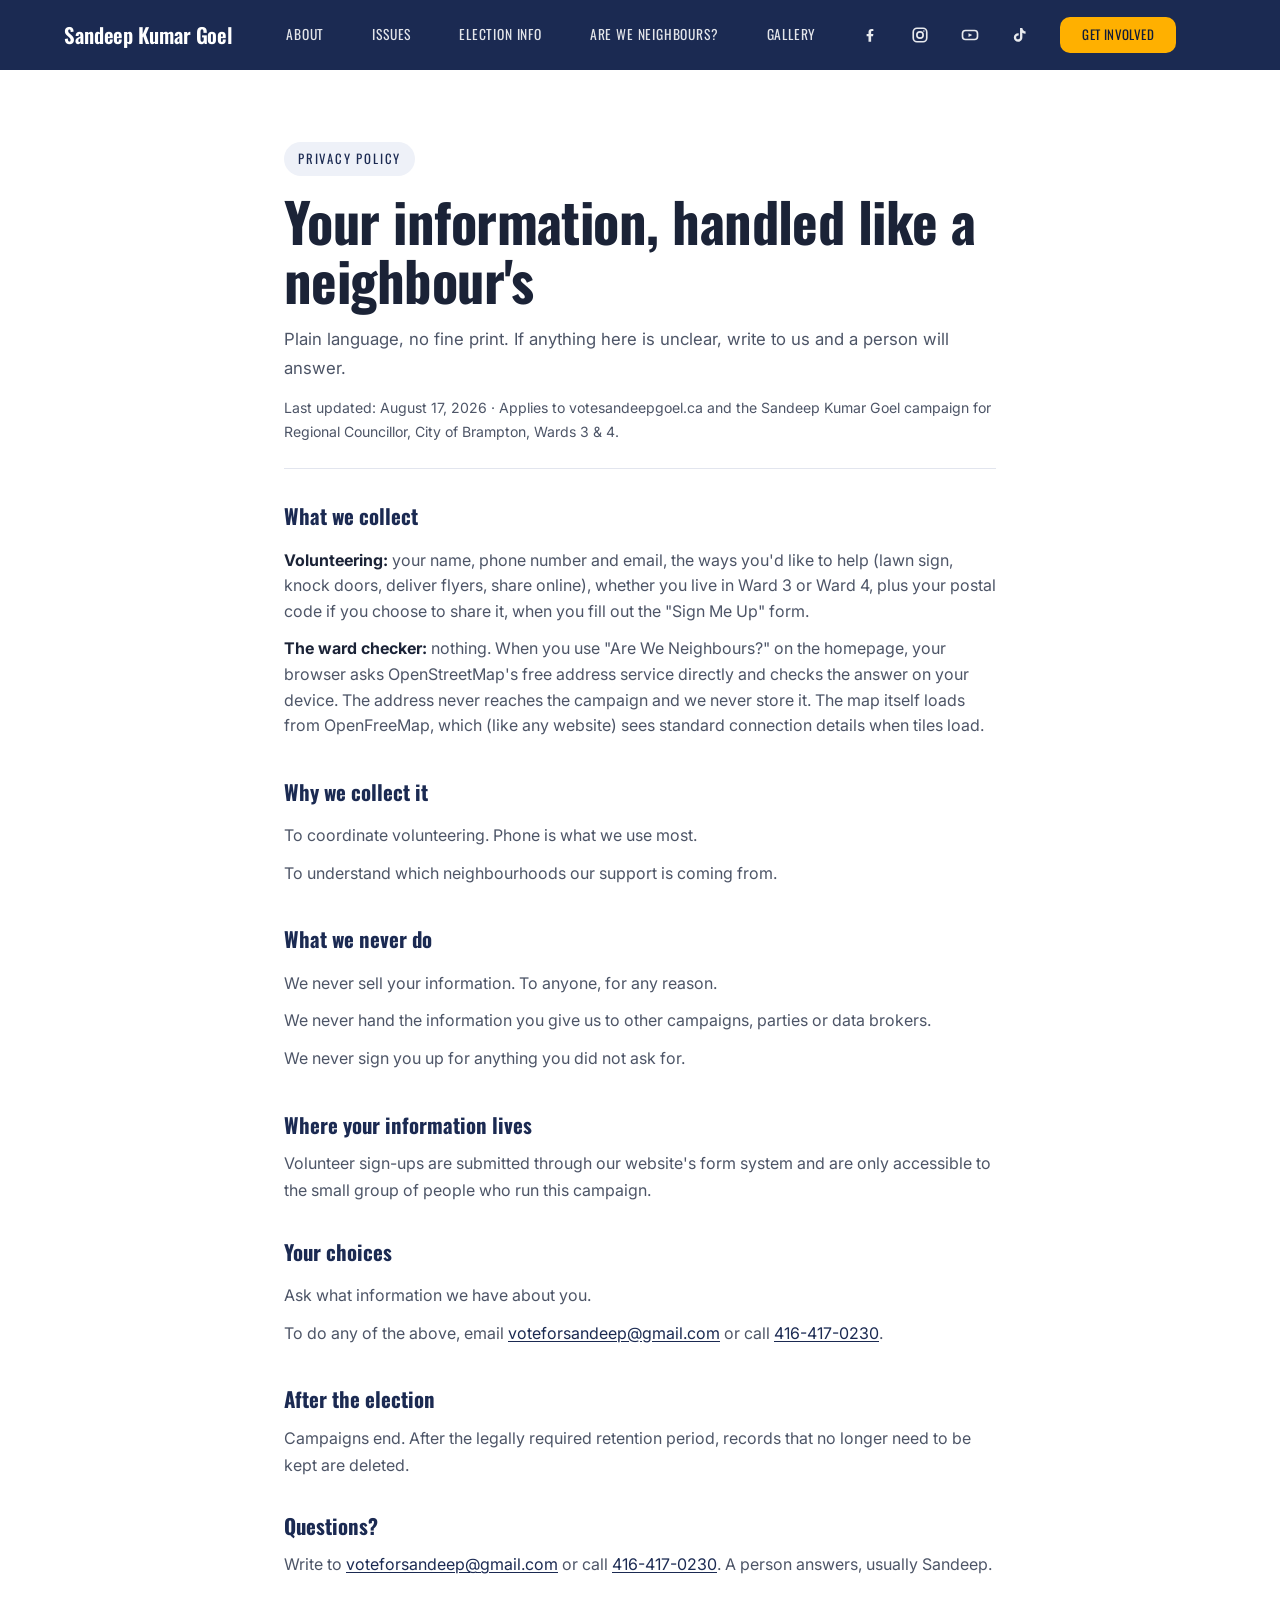
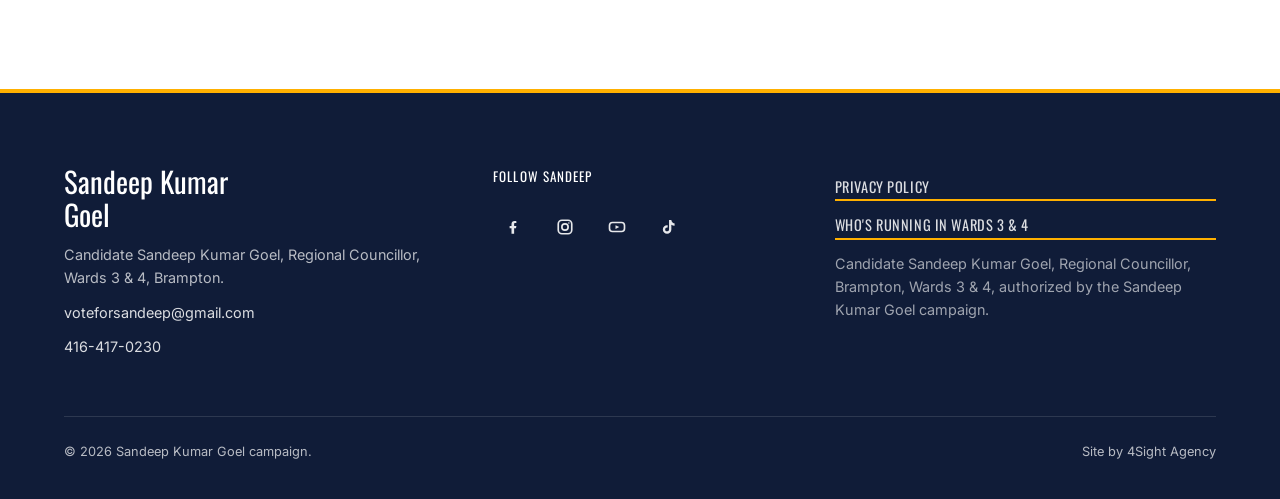
<file: privacy/index.html>
<!DOCTYPE html>
<html lang="en">
<head>
<meta http-equiv="Content-Type" content="text/html; charset=UTF-8">
<meta name="viewport" content="width=device-width, initial-scale=1.0, maximum-scale=1.0, user-scalable=no">
<title>Privacy Policy — Sandeep Kumar Goel, Candidate for Regional Councillor, Wards 3 & 4</title>
<meta name="description" content="How the Sandeep Kumar Goel campaign for Regional Councillor, City of Brampton, Wards 3 & 4, collects, uses and protects your information. Plain language, no fine print.">
<meta property="og:title" content="Privacy Policy — Sandeep Kumar Goel, Candidate for Regional Councillor, Wards 3 & 4">
<meta property="og:description" content="How the Sandeep Kumar Goel campaign for Regional Councillor, City of Brampton, Wards 3 & 4, collects, uses and protects your information. Plain language, no fine print.">
<meta property="og:type" content="website">
<meta property="og:url" content="https://votesandeepgoel.ca/privacy/">
<meta name="twitter:card" content="summary_large_image">
<meta name="twitter:title" content="Privacy Policy — Sandeep Kumar Goel, Candidate for Regional Councillor, Wards 3 & 4">
<meta name="twitter:description" content="How the Sandeep Kumar Goel campaign for Regional Councillor, City of Brampton, Wards 3 & 4, collects, uses and protects your information. Plain language, no fine print.">
<link rel="canonical" href="https://votesandeepgoel.ca/privacy/">
<link rel="icon" href="https://votesandeepgoel.ca/images/icons/favicon.svg" type="image/svg+xml">
<link rel="preconnect" href="https://fonts.googleapis.com/">
<link rel="preconnect" href="https://fonts.gstatic.com/" crossorigin="">
<link href="https://fonts.googleapis.com/css2?family=Inter:wght@400;500;600;700&family=Oswald:wght@500;600;700&display=swap" rel="stylesheet">
<link rel="stylesheet" href="/css/style.css">
</head>
<body>

<!-- ===================== NAV ===================== -->
<header class="site-nav" id="site-nav">
  <div class="container">
    <a href="/#top" class="nav-wordmark">Sandeep Kumar Goel</a>
    <nav class="nav-links" aria-label="Primary">
      <a href="/#about">About</a>
      <a href="/#issues">Issues</a>
      <a href="/#election-info">Election Info</a>
      <a href="/#ward-map-section">Are We Neighbours?</a>
      <a href="/#gallery">Gallery</a>
      <div class="header-social" aria-label="Social media">
        <span class="social-icon is-live"><a href="https://www.facebook.com/p/Vote-Sandeep-Goel-61592562452549/" target="_blank" rel="noopener noreferrer" aria-label="Facebook"><svg viewBox="0 0 24 24" width="16" height="16" fill="currentColor" stroke="none"><path d="M13.5 21v-7.5H16l.5-3H13.5V8.2c0-.9.3-1.5 1.6-1.5H16.5V4.2C16.2 4.2 15.2 4 14 4c-2.4 0-4 1.5-4 4.1V10.5H7.5v3H10V21h3.5z"></path></svg></a></span>
        <span class="social-icon is-live"><a href="https://www.instagram.com/votesandeepgoel/" target="_blank" rel="noopener noreferrer" aria-label="Instagram"><svg viewBox="0 0 24 24" width="16" height="16" fill="none" stroke="currentColor" stroke-width="2.2"><rect x="3" y="3" width="18" height="18" rx="5"></rect><circle cx="12" cy="12" r="4.2"></circle><circle cx="17.2" cy="6.8" r="1" fill="currentColor" stroke="none"></circle></svg></a></span>
        <span class="social-icon is-live"><a href="https://youtube.com/shorts/lrbPKZw20E8?" target="_blank" rel="noopener noreferrer" aria-label="YouTube"><svg viewBox="0 0 24 24" width="16" height="16" fill="none" stroke="currentColor" stroke-width="2.2"><rect x="2" y="6" width="20" height="12" rx="4"></rect><path d="M10 9.5l5 2.5-5 2.5v-5z" fill="currentColor" stroke="none"></path></svg></a></span>
        <span class="social-icon is-live"><a href="https://www.tiktok.com/@sandeepbramp1" target="_blank" rel="noopener noreferrer" aria-label="TikTok"><svg viewBox="0 0 24 24" width="16" height="16" fill="currentColor" stroke="none"><path d="M16.6 5.82c-.9-.78-1.46-1.92-1.46-3.2h-3.09v12.68a2.59 2.59 0 0 1-2.59 2.5c-1.42 0-2.6-1.16-2.6-2.6 0-1.72 1.66-3.01 3.37-2.48V9.66c-3.45-.46-6.47 2.22-6.47 5.64 0 3.33 2.76 5.7 5.69 5.7 3.14 0 5.69-2.55 5.69-5.7V9.01a7.35 7.35 0 0 0 4.3 1.38V7.3s-1.88.09-3.24-1.48z"></path></svg></a></span>
      </div>
      <a href="/#involved" class="btn btn-primary nav-cta">Get Involved</a>
    </nav>
    <div class="nav-actions">
      <a href="/#involved" class="btn btn-primary nav-cta nav-cta-mobile">Get Involved</a>
      <button class="nav-toggle" id="nav-toggle" aria-label="Open menu" aria-expanded="false" aria-controls="mobile-menu">
        <svg viewBox="0 0 24 24" width="24" height="24" fill="none" stroke="currentColor" stroke-width="2" stroke-linecap="round"><path id="nav-toggle-icon" d="M4 7h16M4 12h16M4 17h16"></path></svg>
      </button>
    </div>
  </div>
</header>

<div class="mobile-menu" id="mobile-menu">
  <a href="/#about">About</a>
  <a href="/#issues">Issues</a>
  <a href="/#election-info">Election Info</a>
  <a href="/#ward-map-section">Are We Neighbours?</a>
  <a href="/#gallery">Gallery</a>
  <a href="/#involved" class="btn btn-primary nav-cta">Get Involved</a>
  <div class="header-social" aria-label="Social media">
    <span class="social-icon is-live"><a href="https://www.facebook.com/p/Vote-Sandeep-Goel-61592562452549/" target="_blank" rel="noopener noreferrer" aria-label="Facebook"><svg viewBox="0 0 24 24" width="16" height="16" fill="currentColor" stroke="none"><path d="M13.5 21v-7.5H16l.5-3H13.5V8.2c0-.9.3-1.5 1.6-1.5H16.5V4.2C16.2 4.2 15.2 4 14 4c-2.4 0-4 1.5-4 4.1V10.5H7.5v3H10V21h3.5z"></path></svg></a></span>
    <span class="social-icon is-live"><a href="https://www.instagram.com/votesandeepgoel/" target="_blank" rel="noopener noreferrer" aria-label="Instagram"><svg viewBox="0 0 24 24" width="16" height="16" fill="none" stroke="currentColor" stroke-width="2.2"><rect x="3" y="3" width="18" height="18" rx="5"></rect><circle cx="12" cy="12" r="4.2"></circle><circle cx="17.2" cy="6.8" r="1" fill="currentColor" stroke="none"></circle></svg></a></span>
    <span class="social-icon is-live"><a href="https://youtube.com/shorts/lrbPKZw20E8?" target="_blank" rel="noopener noreferrer" aria-label="YouTube"><svg viewBox="0 0 24 24" width="16" height="16" fill="none" stroke="currentColor" stroke-width="2.2"><rect x="2" y="6" width="20" height="12" rx="4"></rect><path d="M10 9.5l5 2.5-5 2.5v-5z" fill="currentColor" stroke="none"></path></svg></a></span>
    <span class="social-icon is-live"><a href="https://www.tiktok.com/@sandeepbramp1" target="_blank" rel="noopener noreferrer" aria-label="TikTok"><svg viewBox="0 0 24 24" width="16" height="16" fill="currentColor" stroke="none"><path d="M16.6 5.82c-.9-.78-1.46-1.92-1.46-3.2h-3.09v12.68a2.59 2.59 0 0 1-2.59 2.5c-1.42 0-2.6-1.16-2.6-2.6 0-1.72 1.66-3.01 3.37-2.48V9.66c-3.45-.46-6.47 2.22-6.47 5.64 0 3.33 2.76 5.7 5.69 5.7 3.14 0 5.69-2.55 5.69-5.7V9.01a7.35 7.35 0 0 0 4.3 1.38V7.3s-1.88.09-3.24-1.48z"></path></svg></a></span>
  </div>
</div>

<!-- ===================== PRIVACY CONTENT ===================== -->
<main id="top">
  <section class="legal-page">
    <div class="container legal-content">
      <span class="eyebrow">Privacy Policy</span>
      <h1>Your information, handled like a neighbour's</h1>
      <p class="legal-intro">Plain language, no fine print. If anything here is unclear, write to us and a person will answer.</p>

      <p class="legal-meta">Last updated: August 17, 2026 · Applies to votesandeepgoel.ca and the Sandeep Kumar Goel campaign for Regional Councillor, City of Brampton, Wards 3 &amp; 4.</p>

      <h2>What we collect</h2>
      <ul>
        <li><strong>Volunteering:</strong> your name, phone number and email, the ways you'd like to help (lawn sign, knock doors, deliver flyers, share online), whether you live in Ward 3 or Ward 4, plus your postal code if you choose to share it, when you fill out the "Sign Me Up" form.</li>
        <li><strong>The ward checker:</strong> nothing. When you use "Are We Neighbours?" on the homepage, your browser asks OpenStreetMap's free address service directly and checks the answer on your device. The address never reaches the campaign and we never store it. The map itself loads from OpenFreeMap, which (like any website) sees standard connection details when tiles load.</li>
      </ul>

      <h2>Why we collect it</h2>
      <ul>
        <li>To coordinate volunteering. Phone is what we use most.</li>
        <li>To understand which neighbourhoods our support is coming from.</li>
      </ul>

      <h2>What we never do</h2>
      <ul>
        <li>We never sell your information. To anyone, for any reason.</li>
        <li>We never hand the information you give us to other campaigns, parties or data brokers.</li>
        <li>We never sign you up for anything you did not ask for.</li>
      </ul>

      <h2>Where your information lives</h2>
      <p>Volunteer sign-ups are submitted through our website's form system and are only accessible to the small group of people who run this campaign.</p>

      <h2>Your choices</h2>
      <ul>
        <li>Ask what information we have about you.</li>
        <li>To do any of the above, email <a href="mailto:voteforsandeep@gmail.com">voteforsandeep@gmail.com</a> or call <a href="tel:4164170230">416-417-0230</a>.</li>
      </ul>

      <h2>After the election</h2>
      <p>Campaigns end. After the legally required retention period, records that no longer need to be kept are deleted.</p>

      <h2>Questions?</h2>
      <p>Write to <a href="mailto:voteforsandeep@gmail.com">voteforsandeep@gmail.com</a> or call <a href="tel:4164170230">416-417-0230</a>. A person answers, usually Sandeep.</p>
    </div>
  </section>
</main>

<!-- ===================== FOOTER ===================== -->
<footer class="site-footer">
  <div class="footer-accent-bar"></div>
  <div class="container">
    <div class="footer-grid">
      <div class="footer-col">
        <div class="footer-wordmark">Sandeep Kumar<br>Goel</div>
        <p>Candidate Sandeep Kumar Goel, Regional Councillor, Wards 3 &amp; 4, Brampton.</p>
        <a href="mailto:voteforsandeep@gmail.com">voteforsandeep@gmail.com</a>
        <a href="tel:4164170230">416-417-0230</a>
      </div>

      <div class="footer-col footer-col-center">
        <span class="footer-col-label">Follow Sandeep</span>
        <div class="footer-social-row">
          <span class="social-icon is-live"><a href="https://www.facebook.com/p/Vote-Sandeep-Goel-61592562452549/" target="_blank" rel="noopener noreferrer" aria-label="Facebook"><svg viewBox="0 0 24 24" width="18" height="18" fill="currentColor" stroke="none"><path d="M13.5 21v-7.5H16l.5-3H13.5V8.2c0-.9.3-1.5 1.6-1.5H16.5V4.2C16.2 4.2 15.2 4 14 4c-2.4 0-4 1.5-4 4.1V10.5H7.5v3H10V21h3.5z"></path></svg></a></span>
          <span class="social-icon is-live"><a href="https://www.instagram.com/votesandeepgoel/" target="_blank" rel="noopener noreferrer" aria-label="Instagram"><svg viewBox="0 0 24 24" width="18" height="18" fill="none" stroke="currentColor" stroke-width="2.2"><rect x="3" y="3" width="18" height="18" rx="5"></rect><circle cx="12" cy="12" r="4.2"></circle><circle cx="17.2" cy="6.8" r="1" fill="currentColor" stroke="none"></circle></svg></a></span>
          <span class="social-icon is-live"><a href="https://youtube.com/shorts/lrbPKZw20E8?" target="_blank" rel="noopener noreferrer" aria-label="YouTube"><svg viewBox="0 0 24 24" width="18" height="18" fill="none" stroke="currentColor" stroke-width="2.2"><rect x="2" y="6" width="20" height="12" rx="4"></rect><path d="M10 9.5l5 2.5-5 2.5v-5z" fill="currentColor" stroke="none"></path></svg></a></span>
          <span class="social-icon is-live"><a href="https://www.tiktok.com/@sandeepbramp1" target="_blank" rel="noopener noreferrer" aria-label="TikTok"><svg viewBox="0 0 24 24" width="18" height="18" fill="currentColor" stroke="none"><path d="M16.6 5.82c-.9-.78-1.46-1.92-1.46-3.2h-3.09v12.68a2.59 2.59 0 0 1-2.59 2.5c-1.42 0-2.6-1.16-2.6-2.6 0-1.72 1.66-3.01 3.37-2.48V9.66c-3.45-.46-6.47 2.22-6.47 5.64 0 3.33 2.76 5.7 5.69 5.7 3.14 0 5.69-2.55 5.69-5.7V9.01a7.35 7.35 0 0 0 4.3 1.38V7.3s-1.88.09-3.24-1.48z"></path></svg></a></span>
        </div>
      </div>

      <div class="footer-col footer-col-legal">
        <a href="/privacy/" class="footer-privacy">Privacy Policy</a>
        <a href="/wards-3-4-candidates/" class="footer-privacy">Who's Running in Wards 3 &amp; 4</a>
        <p>Candidate Sandeep Kumar Goel, Regional Councillor, Brampton, Wards 3 &amp; 4, authorized by the Sandeep Kumar Goel campaign.</p>
      </div>
    </div>

    <div class="footer-divider"></div>

    <div class="footer-bottom-row">
      <span>&copy; 2026 Sandeep Kumar Goel campaign.</span>
      <span>Site by <a href="https://www.4sight.agency/" target="_blank" rel="noopener noreferrer">4Sight Agency</a></span>
    </div>
  </div>
</footer>

<script src="/js/main.js"></script>
</body>
</html>
</file>
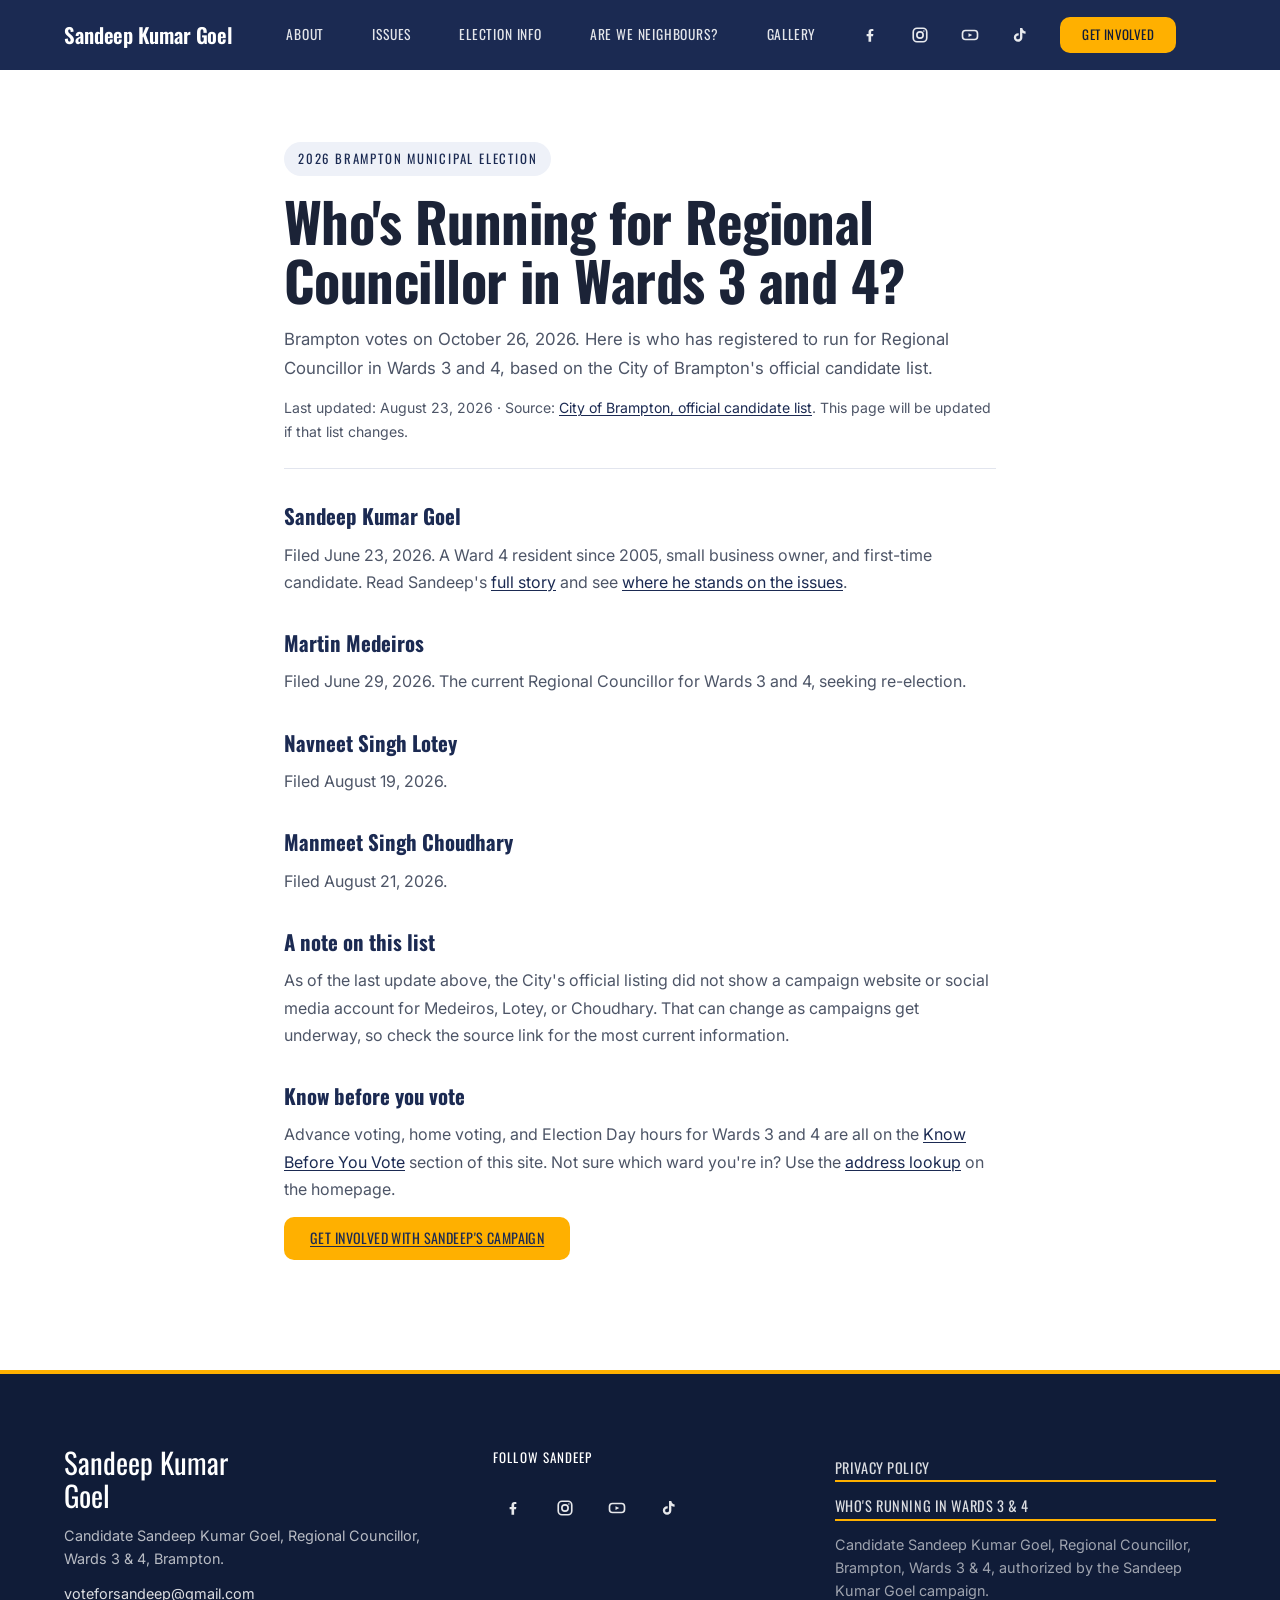
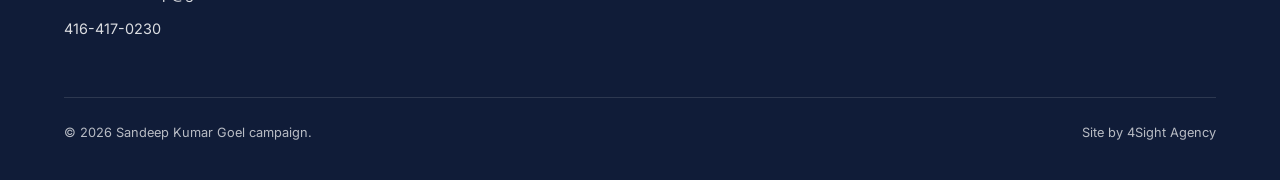
<file: wards-3-4-candidates/index.html>
<!DOCTYPE html>
<html lang="en">
<head>
<meta http-equiv="Content-Type" content="text/html; charset=UTF-8">
<meta name="viewport" content="width=device-width, initial-scale=1.0, maximum-scale=1.0, user-scalable=no">
<title>Wards 3 &amp; 4 Candidates — Brampton Regional Councillor 2026</title>
<meta name="description" content="See who's registered to run for Regional Councillor in Brampton Wards 3 &amp; 4 for the October 26, 2026 election, based on the City's official candidate list.">
<meta property="og:title" content="Wards 3 &amp; 4 Candidates — Brampton Regional Councillor 2026">
<meta property="og:description" content="See who's registered to run for Regional Councillor in Brampton Wards 3 &amp; 4 for the October 26, 2026 election, based on the City's official candidate list.">
<meta property="og:type" content="website">
<meta property="og:url" content="https://votesandeepgoel.ca/wards-3-4-candidates/">
<meta name="twitter:card" content="summary_large_image">
<meta name="twitter:title" content="Wards 3 &amp; 4 Candidates — Brampton Regional Councillor 2026">
<meta name="twitter:description" content="See who's registered to run for Regional Councillor in Brampton Wards 3 &amp; 4 for the October 26, 2026 election, based on the City's official candidate list.">
<link rel="canonical" href="https://votesandeepgoel.ca/wards-3-4-candidates/">
<link rel="icon" href="https://votesandeepgoel.ca/images/icons/favicon.svg" type="image/svg+xml">
<link rel="preconnect" href="https://fonts.googleapis.com/">
<link rel="preconnect" href="https://fonts.gstatic.com/" crossorigin="">
<link href="https://fonts.googleapis.com/css2?family=Inter:wght@400;500;600;700&family=Oswald:wght@500;600;700&display=swap" rel="stylesheet">
<link rel="stylesheet" href="/css/style.css">
</head>
<body>

<!-- ===================== NAV ===================== -->
<header class="site-nav" id="site-nav">
  <div class="container">
    <a href="/#top" class="nav-wordmark">Sandeep Kumar Goel</a>
    <nav class="nav-links" aria-label="Primary">
      <a href="/#about">About</a>
      <a href="/#issues">Issues</a>
      <a href="/#election-info">Election Info</a>
      <a href="/#ward-map-section">Are We Neighbours?</a>
      <a href="/#gallery">Gallery</a>
      <div class="header-social" aria-label="Social media">
        <span class="social-icon is-live"><a href="https://www.facebook.com/p/Vote-Sandeep-Goel-61592562452549/" target="_blank" rel="noopener noreferrer" aria-label="Facebook"><svg viewBox="0 0 24 24" width="16" height="16" fill="currentColor" stroke="none"><path d="M13.5 21v-7.5H16l.5-3H13.5V8.2c0-.9.3-1.5 1.6-1.5H16.5V4.2C16.2 4.2 15.2 4 14 4c-2.4 0-4 1.5-4 4.1V10.5H7.5v3H10V21h3.5z"></path></svg></a></span>
        <span class="social-icon is-live"><a href="https://www.instagram.com/votesandeepgoel/" target="_blank" rel="noopener noreferrer" aria-label="Instagram"><svg viewBox="0 0 24 24" width="16" height="16" fill="none" stroke="currentColor" stroke-width="2.2"><rect x="3" y="3" width="18" height="18" rx="5"></rect><circle cx="12" cy="12" r="4.2"></circle><circle cx="17.2" cy="6.8" r="1" fill="currentColor" stroke="none"></circle></svg></a></span>
        <span class="social-icon is-live"><a href="https://youtube.com/shorts/lrbPKZw20E8?" target="_blank" rel="noopener noreferrer" aria-label="YouTube"><svg viewBox="0 0 24 24" width="16" height="16" fill="none" stroke="currentColor" stroke-width="2.2"><rect x="2" y="6" width="20" height="12" rx="4"></rect><path d="M10 9.5l5 2.5-5 2.5v-5z" fill="currentColor" stroke="none"></path></svg></a></span>
        <span class="social-icon is-live"><a href="https://www.tiktok.com/@sandeepbramp1" target="_blank" rel="noopener noreferrer" aria-label="TikTok"><svg viewBox="0 0 24 24" width="16" height="16" fill="currentColor" stroke="none"><path d="M16.6 5.82c-.9-.78-1.46-1.92-1.46-3.2h-3.09v12.68a2.59 2.59 0 0 1-2.59 2.5c-1.42 0-2.6-1.16-2.6-2.6 0-1.72 1.66-3.01 3.37-2.48V9.66c-3.45-.46-6.47 2.22-6.47 5.64 0 3.33 2.76 5.7 5.69 5.7 3.14 0 5.69-2.55 5.69-5.7V9.01a7.35 7.35 0 0 0 4.3 1.38V7.3s-1.88.09-3.24-1.48z"></path></svg></a></span>
      </div>
      <a href="/#involved" class="btn btn-primary nav-cta">Get Involved</a>
    </nav>
    <div class="nav-actions">
      <a href="/#involved" class="btn btn-primary nav-cta nav-cta-mobile">Get Involved</a>
      <button class="nav-toggle" id="nav-toggle" aria-label="Open menu" aria-expanded="false" aria-controls="mobile-menu">
        <svg viewBox="0 0 24 24" width="24" height="24" fill="none" stroke="currentColor" stroke-width="2" stroke-linecap="round"><path id="nav-toggle-icon" d="M4 7h16M4 12h16M4 17h16"></path></svg>
      </button>
    </div>
  </div>
</header>

<div class="mobile-menu" id="mobile-menu">
  <a href="/#about">About</a>
  <a href="/#issues">Issues</a>
  <a href="/#election-info">Election Info</a>
  <a href="/#ward-map-section">Are We Neighbours?</a>
  <a href="/#gallery">Gallery</a>
  <a href="/#involved" class="btn btn-primary nav-cta">Get Involved</a>
  <div class="header-social" aria-label="Social media">
    <span class="social-icon is-live"><a href="https://www.facebook.com/p/Vote-Sandeep-Goel-61592562452549/" target="_blank" rel="noopener noreferrer" aria-label="Facebook"><svg viewBox="0 0 24 24" width="16" height="16" fill="currentColor" stroke="none"><path d="M13.5 21v-7.5H16l.5-3H13.5V8.2c0-.9.3-1.5 1.6-1.5H16.5V4.2C16.2 4.2 15.2 4 14 4c-2.4 0-4 1.5-4 4.1V10.5H7.5v3H10V21h3.5z"></path></svg></a></span>
    <span class="social-icon is-live"><a href="https://www.instagram.com/votesandeepgoel/" target="_blank" rel="noopener noreferrer" aria-label="Instagram"><svg viewBox="0 0 24 24" width="16" height="16" fill="none" stroke="currentColor" stroke-width="2.2"><rect x="3" y="3" width="18" height="18" rx="5"></rect><circle cx="12" cy="12" r="4.2"></circle><circle cx="17.2" cy="6.8" r="1" fill="currentColor" stroke="none"></circle></svg></a></span>
    <span class="social-icon is-live"><a href="https://youtube.com/shorts/lrbPKZw20E8?" target="_blank" rel="noopener noreferrer" aria-label="YouTube"><svg viewBox="0 0 24 24" width="16" height="16" fill="none" stroke="currentColor" stroke-width="2.2"><rect x="2" y="6" width="20" height="12" rx="4"></rect><path d="M10 9.5l5 2.5-5 2.5v-5z" fill="currentColor" stroke="none"></path></svg></a></span>
    <span class="social-icon is-live"><a href="https://www.tiktok.com/@sandeepbramp1" target="_blank" rel="noopener noreferrer" aria-label="TikTok"><svg viewBox="0 0 24 24" width="16" height="16" fill="currentColor" stroke="none"><path d="M16.6 5.82c-.9-.78-1.46-1.92-1.46-3.2h-3.09v12.68a2.59 2.59 0 0 1-2.59 2.5c-1.42 0-2.6-1.16-2.6-2.6 0-1.72 1.66-3.01 3.37-2.48V9.66c-3.45-.46-6.47 2.22-6.47 5.64 0 3.33 2.76 5.7 5.69 5.7 3.14 0 5.69-2.55 5.69-5.7V9.01a7.35 7.35 0 0 0 4.3 1.38V7.3s-1.88.09-3.24-1.48z"></path></svg></a></span>
  </div>
</div>

<!-- ===================== CANDIDATES CONTENT ===================== -->
<main id="top">
  <section class="legal-page">
    <div class="container legal-content">
      <span class="eyebrow">2026 Brampton Municipal Election</span>
      <h1>Who's Running for Regional Councillor in Wards 3 and 4?</h1>
      <p class="legal-intro">Brampton votes on October 26, 2026. Here is who has registered to run for Regional Councillor in Wards 3 and 4, based on the City of Brampton's official candidate list.</p>

      <p class="legal-meta">Last updated: August 23, 2026 · Source: <a href="https://www.brampton.ca/EN/City-Hall/Election/Candidates/Pages/candidateListing.aspx" target="_blank" rel="noopener noreferrer">City of Brampton, official candidate list</a>. This page will be updated if that list changes.</p>

      <h2>Sandeep Kumar Goel</h2>
      <p>Filed June 23, 2026. A Ward 4 resident since 2005, small business owner, and first-time candidate. Read Sandeep's <a href="/#about">full story</a> and see <a href="/#issues">where he stands on the issues</a>.</p>

      <h2>Martin Medeiros</h2>
      <p>Filed June 29, 2026. The current Regional Councillor for Wards 3 and 4, seeking re-election.</p>

      <h2>Navneet Singh Lotey</h2>
      <p>Filed August 19, 2026.</p>

      <h2>Manmeet Singh Choudhary</h2>
      <p>Filed August 21, 2026.</p>

      <h2>A note on this list</h2>
      <p>As of the last update above, the City's official listing did not show a campaign website or social media account for Medeiros, Lotey, or Choudhary. That can change as campaigns get underway, so check the source link for the most current information.</p>

      <h2>Know before you vote</h2>
      <p>Advance voting, home voting, and Election Day hours for Wards 3 and 4 are all on the <a href="/#election-info">Know Before You Vote</a> section of this site. Not sure which ward you're in? Use the <a href="/#ward-map-section">address lookup</a> on the homepage.</p>

      <p><a href="/#involved" class="btn btn-gold">Get involved with Sandeep's campaign</a></p>
    </div>
  </section>
</main>

<!-- ===================== FOOTER ===================== -->
<footer class="site-footer">
  <div class="footer-accent-bar"></div>
  <div class="container">
    <div class="footer-grid">
      <div class="footer-col">
        <div class="footer-wordmark">Sandeep Kumar<br>Goel</div>
        <p>Candidate Sandeep Kumar Goel, Regional Councillor, Wards 3 &amp; 4, Brampton.</p>
        <a href="mailto:voteforsandeep@gmail.com">voteforsandeep@gmail.com</a>
        <a href="tel:4164170230">416-417-0230</a>
      </div>

      <div class="footer-col footer-col-center">
        <span class="footer-col-label">Follow Sandeep</span>
        <div class="footer-social-row">
          <span class="social-icon is-live"><a href="https://www.facebook.com/p/Vote-Sandeep-Goel-61592562452549/" target="_blank" rel="noopener noreferrer" aria-label="Facebook"><svg viewBox="0 0 24 24" width="18" height="18" fill="currentColor" stroke="none"><path d="M13.5 21v-7.5H16l.5-3H13.5V8.2c0-.9.3-1.5 1.6-1.5H16.5V4.2C16.2 4.2 15.2 4 14 4c-2.4 0-4 1.5-4 4.1V10.5H7.5v3H10V21h3.5z"></path></svg></a></span>
          <span class="social-icon is-live"><a href="https://www.instagram.com/votesandeepgoel/" target="_blank" rel="noopener noreferrer" aria-label="Instagram"><svg viewBox="0 0 24 24" width="18" height="18" fill="none" stroke="currentColor" stroke-width="2.2"><rect x="3" y="3" width="18" height="18" rx="5"></rect><circle cx="12" cy="12" r="4.2"></circle><circle cx="17.2" cy="6.8" r="1" fill="currentColor" stroke="none"></circle></svg></a></span>
          <span class="social-icon is-live"><a href="https://youtube.com/shorts/lrbPKZw20E8?" target="_blank" rel="noopener noreferrer" aria-label="YouTube"><svg viewBox="0 0 24 24" width="18" height="18" fill="none" stroke="currentColor" stroke-width="2.2"><rect x="2" y="6" width="20" height="12" rx="4"></rect><path d="M10 9.5l5 2.5-5 2.5v-5z" fill="currentColor" stroke="none"></path></svg></a></span>
          <span class="social-icon is-live"><a href="https://www.tiktok.com/@sandeepbramp1" target="_blank" rel="noopener noreferrer" aria-label="TikTok"><svg viewBox="0 0 24 24" width="18" height="18" fill="currentColor" stroke="none"><path d="M16.6 5.82c-.9-.78-1.46-1.92-1.46-3.2h-3.09v12.68a2.59 2.59 0 0 1-2.59 2.5c-1.42 0-2.6-1.16-2.6-2.6 0-1.72 1.66-3.01 3.37-2.48V9.66c-3.45-.46-6.47 2.22-6.47 5.64 0 3.33 2.76 5.7 5.69 5.7 3.14 0 5.69-2.55 5.69-5.7V9.01a7.35 7.35 0 0 0 4.3 1.38V7.3s-1.88.09-3.24-1.48z"></path></svg></a></span>
        </div>
      </div>

      <div class="footer-col footer-col-legal">
        <a href="/privacy/" class="footer-privacy">Privacy Policy</a>
        <a href="/wards-3-4-candidates/" class="footer-privacy">Who's Running in Wards 3 &amp; 4</a>
        <p>Candidate Sandeep Kumar Goel, Regional Councillor, Brampton, Wards 3 &amp; 4, authorized by the Sandeep Kumar Goel campaign.</p>
      </div>
    </div>

    <div class="footer-divider"></div>

    <div class="footer-bottom-row">
      <span>© 2026 Sandeep Kumar Goel campaign.</span>
      <span>Site by <a href="https://www.4sight.agency/" target="_blank" rel="noopener noreferrer">4Sight Agency</a></span>
    </div>
  </div>
</footer>

</body>
</html>
</file>
<file: css/style.css>
/* ============================================================
   Sandeep Goel for Regional Councillor — Wards 3 & 4
   Brand tokens sourced from the campaign literature (navy/red/gold)
   ============================================================ */

:root {
  --navy: #1b2a52;
  --navy-deep: #101c38;
  --navy-tint: #eef1f8;
  --gold: #FFB000;
  --gold-deep: #CC8C00;
  --ward4-fill: #d9a8c4;
  --ward3-fill: #b7c3e3;
  --white: #ffffff;
  --ink: #1b2337;
  --ink-soft: #4d5567;
  --line: #e2e5ee;
  --surface: #f7f8fc;

  --font-display: "Oswald", "Arial Narrow", sans-serif;
  --font-body: "Inter", "Segoe UI", sans-serif;

  --shadow-sm: 0 1px 2px rgba(16, 28, 56, 0.08), 0 1px 1px rgba(16, 28, 56, 0.04);
  --shadow-md: 0 8px 24px rgba(16, 28, 56, 0.12), 0 2px 6px rgba(16, 28, 56, 0.08);
  --shadow-gold: 0 8px 20px rgba(212, 164, 18, 0.35);

  --radius-sm: 8px;
  --radius-md: 14px;
  --radius-lg: 24px;

  --space-1: 12px;
  --space-2: 24px;
  --space-3: 36px;
  --space-4: 48px;
  --space-5: 72px;
  --space-6: 96px;
  --space-7: 120px;

  --container: 1200px;
  --nav-h: 70px;
}

/* ---------- Reset ---------- */
*, *::before, *::after { box-sizing: border-box; }
html { scroll-behavior: smooth; scroll-padding-top: calc(var(--nav-h) + 16px); overflow-x: hidden; width: 100%; touch-action: manipulation; }
body {
  margin: 0;
  font-family: var(--font-body);
  color: var(--ink);
  background: var(--white);
  line-height: 1.7;
  -webkit-font-smoothing: antialiased;
}
img { max-width: 100%; display: block; }
a { color: inherit; text-decoration: none; }
ul, ol { margin: 0; padding: 0; list-style: none; }
button { font: inherit; cursor: pointer; }
h1, h2, h3, h4 {
  font-family: var(--font-display);
  text-transform: uppercase;
  letter-spacing: -0.01em;
  line-height: 1.08;
  margin: 0;
}
p { margin: 0; }
.container { max-width: var(--container); margin: 0 auto; padding: 0 var(--space-2); }
section { position: relative; }

@media (prefers-reduced-motion: no-preference) {
  .reveal { opacity: 0; transform: translateY(24px); transition: opacity 0.6s ease, transform 0.6s ease; }
  .reveal.is-visible { opacity: 1; transform: translateY(0); }
}

/* ---------- Buttons ---------- */
.btn {
  display: inline-flex;
  align-items: center;
  gap: 8px;
  padding: 11px 24px;
  border-radius: 10px;
  font-family: var(--font-display);
  font-size: 0.88rem;
  line-height: 1.2;
  letter-spacing: 0.03em;
  text-transform: uppercase;
  border: 2px solid transparent;
  box-shadow: none;
  white-space: nowrap;
  transition: transform 0.2s ease, background-color 0.2s ease, box-shadow 0.2s ease;
}
.btn:hover { transform: translateY(-3px); box-shadow: var(--shadow-md); }
.btn:active { transform: translateY(0); }
.btn:focus-visible { outline: 3px solid var(--gold); outline-offset: 2px; }
.btn-primary { background: var(--gold); color: var(--navy-deep); }
.btn-primary:hover { background: var(--gold-deep); box-shadow: var(--shadow-gold); }
.btn-outline { background: transparent; color: var(--white); border-color: rgba(255,255,255,0.7); }
.btn-outline:hover { background: rgba(255,255,255,0.12); border-color: var(--white); box-shadow: none; }
.btn-navy { background: var(--navy); color: var(--white); }
.btn-navy:hover { background: var(--navy-deep); }
.btn-gold { background: var(--gold); color: var(--navy-deep); }
.btn-gold:hover { background: var(--gold-deep); box-shadow: var(--shadow-gold); }
.btn-outline-gold { background: transparent; color: var(--gold); border-color: var(--gold); }
.btn-outline-gold:hover { background: var(--gold); color: var(--navy-deep); box-shadow: var(--shadow-gold); }
.btn-block { width: 100%; justify-content: center; }

/* ---------- Eyebrow / section headers ---------- */
.eyebrow {
  display: inline-block;
  font-family: var(--font-display);
  font-size: 0.8rem;
  letter-spacing: 0.14em;
  text-transform: uppercase;
  padding: 6px 14px;
  border-radius: 999px;
  background: var(--navy-tint);
  color: var(--navy);
}
.section-head { max-width: 760px; margin: 0 auto 56px; text-align: center; }
.section-head .eyebrow { margin-bottom: 14px; }
.section-head h2 { font-size: clamp(2.2rem, 5.5vw, 4.2rem); }
.section-head p { margin-top: 14px; color: var(--ink-soft); font-size: 1.05rem; }
.bar-navy { background: var(--navy); color: var(--white); }
.bar-navy .section-head p { color: rgba(255,255,255,0.78); }

.text-navy { color: var(--navy); }
.text-gold { color: var(--gold); }

/* ---------- Nav ---------- */
.site-nav {
  position: fixed;
  top: 0; left: 0; right: 0;
  height: var(--nav-h);
  z-index: 100;
  background: var(--navy);
  transition: box-shadow 0.3s ease;
}
.site-nav.is-scrolled {
  box-shadow: 0 2px 16px rgba(0,0,0,0.2);
}
.site-nav .container { height: 100%; display: flex; align-items: center; justify-content: space-between; }

.nav-wordmark {
  font-family: var(--font-display);
  font-size: clamp(0.92rem, 1.7vw, 1.3rem);
  font-weight: 600;
  letter-spacing: -0.005em;
  color: var(--white);
  text-transform: none;
  white-space: nowrap;
}

.header-social { display: flex; align-items: center; gap: 10px; flex-shrink: 0; }

/* Shared social icon component — ring-pop hover, used in header, mobile menu, and footer */
.social-icon {
  position: relative;
  display: flex; align-items: center; justify-content: center;
  width: 40px; height: 40px; border-radius: 50%;
  background: transparent;
  color: rgba(255,255,255,0.9);
  overflow: visible;
  transition: background-color 0.25s ease, color 0.25s ease;
}
.social-icon a { display: flex; align-items: center; justify-content: center; width: 100%; height: 100%; color: inherit; flex-shrink: 0; }
.social-icon svg, .social-icon img {
  width: 18px; height: 18px;
  display: block;
  flex-shrink: 0;
}
.social-icon::before {
  content: "";
  position: absolute; inset: -6px;
  border-radius: 50%;
  border: 1px solid rgba(255,255,255,0.35);
  opacity: 0;
  transform: scale(0.85);
  transition: opacity 0.25s ease, transform 0.25s ease;
  pointer-events: none;
}
.social-icon:hover, .social-icon:focus-visible { background-color: var(--navy); color: var(--white); }
.social-icon:hover::before, .social-icon:focus-visible::before { opacity: 1; transform: scale(1); }

.nav-links { display: flex; align-items: center; gap: 20px; }
.nav-links a:not(.nav-cta) {
  font-family: var(--font-display);
  font-size: 0.85rem;
  letter-spacing: 0.06em;
  text-transform: uppercase;
  color: rgba(255,255,255,0.88);
  padding: 8px 14px;
  border-radius: 10px;
  white-space: nowrap;
  transition: background-color 0.25s ease, color 0.25s ease;
}
.nav-links a:not(.nav-cta):hover, .nav-links a:not(.nav-cta):focus-visible { background-color: var(--white); color: var(--navy); }
/* Fixed header bar is height-constrained (--nav-h), so its CTA runs smaller than the hero's;
   scoped to .site-nav so the mobile-menu's Get Involved (same .nav-cta class) keeps the base .btn size */
.site-nav .nav-cta.btn { padding: 8px 20px; font-size: 13px; }
.nav-toggle {
  display: none;
  flex-shrink: 0;
  background: none; border: none; color: var(--white);
  width: 44px; height: 44px; min-width: 44px;
  border-radius: 8px;
  align-items: center; justify-content: center;
}
.nav-wordmark { flex-shrink: 0; }
.nav-toggle:focus-visible { outline: 2px solid var(--gold); }
.nav-actions { display: flex; align-items: center; gap: 10px; flex-shrink: 0; }
.nav-cta-mobile { display: none; }
@media (max-width: 720px) {
  .nav-cta-mobile { display: inline-flex; }
}
@media (max-width: 400px) {
  .site-nav .container { padding: 0 12px; }
  .nav-actions { gap: 6px; }
  .site-nav .nav-cta-mobile.btn { padding: 6px 10px; font-size: 10px; letter-spacing: 0.01em; }
  .nav-toggle { width: 40px; height: 40px; min-width: 40px; }
}

/* ---------- Hero ---------- */
.hero {
  position: relative;
  min-height: 100vh;
  min-height: 100dvh;
  display: flex;
  align-items: center;
  overflow: hidden;
  background: var(--navy-deep);
  isolation: isolate;
}
.hero-media {
  position: absolute; inset: 0; z-index: 0;
  background:
    radial-gradient(circle at 18% 20%, rgba(242,194,48,0.28), transparent 45%),
    radial-gradient(circle at 82% 78%, rgba(242,194,48,0.14), transparent 50%),
    linear-gradient(160deg, #1b2a52 0%, #101c38 60%, #0b1428 100%);
}
.hero-media::after {
  content: "";
  position: absolute; inset: 0;
  background: linear-gradient(0deg, rgba(10,16,32,0.75) 0%, rgba(10,16,32,0.15) 45%, rgba(10,16,32,0.55) 100%);
}
.hero-media video {
  position: absolute; inset: 0; width: 100%; height: 100%;
  object-fit: cover;
}
.hero-content {
  position: relative; z-index: 1;
  padding-top: calc(var(--nav-h) + 40px);
  padding-bottom: 80px;
  color: var(--white);
  max-width: 760px;
  min-width: 0;
  width: 100%;
}
.hero-eyebrow {
  display: inline-flex; align-items: center; gap: 8px;
  font-family: var(--font-display);
  font-size: 0.82rem;
  letter-spacing: 0.14em;
  text-transform: uppercase;
  color: var(--white);
  background: rgba(255,255,255,0.1);
  border: 1px solid rgba(255,255,255,0.25);
  padding: 8px 16px;
  border-radius: 999px;
  margin-bottom: 24px;
}
.hero h1 {
  font-size: clamp(2.1rem, 9vw, 4.5rem);
  color: var(--white);
  overflow-wrap: break-word;
}
.hero h1 .accent-gold { color: var(--gold); }
.hero-subhead {
  margin-top: 16px;
  font-family: var(--font-display);
  font-size: clamp(0.95rem, 2vw, 1.2rem);
  letter-spacing: 0.06em;
  text-transform: uppercase;
  color: var(--gold);
}
.hero-secondary-tagline {
  margin-top: 14px;
  font-size: 1.05rem;
  color: rgba(255,255,255,0.82);
  font-style: italic;
}
.hero-secondary-tagline strong { color: var(--white); font-style: normal; }
.hero-cta { display: flex; flex-wrap: wrap; gap: 12px; margin-top: 28px; }
.hero-cta .btn {
  padding: 15px 32px;
  font-size: 1rem;
}
.hero-scroll-cue {
  position: absolute; bottom: 28px; left: 50%; transform: translateX(-50%);
  z-index: 1; color: rgba(255,255,255,0.7);
  display: flex; flex-direction: column; align-items: center; gap: 6px;
  font-size: 0.72rem; letter-spacing: 0.12em; text-transform: uppercase;
  animation: bob 2.2s ease-in-out infinite;
}
@keyframes bob { 0%,100% { transform: translate(-50%, 0); } 50% { transform: translate(-50%, 8px); } }

/* ---------- Countdown ---------- */
.countdown-band {
  background: var(--gold);
  background-image: linear-gradient(120deg, var(--gold) 0%, var(--gold-deep) 100%);
  color: var(--navy-deep);
  padding: 22px 0;
}
.countdown-band .container {
  display: flex; align-items: center; justify-content: center;
  flex-wrap: wrap; gap: 20px 32px;
}
.countdown-label {
  font-family: var(--font-display);
  text-transform: uppercase;
  letter-spacing: 0.08em;
  font-size: 0.95rem;
}
.countdown-timer { display: flex; gap: 18px; }
.countdown-timer .unit { text-align: center; min-width: 56px; }
.countdown-timer .num {
  font-family: var(--font-display);
  font-size: 1.7rem;
  font-variant-numeric: tabular-nums;
}
.countdown-timer .unit-label {
  font-size: 0.65rem;
  letter-spacing: 0.1em;
  text-transform: uppercase;
  opacity: 0.85;
}

/* ---------- Bio ---------- */
.bio-section { padding: var(--space-6) 0; }
.bio-grid {
  display: grid;
  grid-template-columns: 1fr 1.35fr;
  gap: var(--space-5);
  align-items: start;
}
.bio-text .eyebrow { margin-bottom: 16px; }
.bio-text h2 { font-size: clamp(2.2rem, 5.5vw, 4.2rem); margin-bottom: 22px; }
.bio-text p { color: var(--ink-soft); margin-bottom: 16px; font-size: 1.05rem; }
.bio-text p:last-child { margin-bottom: 0; }
.bio-text .btn { margin-top: var(--space-2); white-space: normal; text-align: center; }

.bio-more { margin: 4px 0 var(--space-2); }
.bio-more-track {
  display: grid;
  grid-template-rows: 0fr;
  transition: grid-template-rows 0.3s ease;
}
.bio-more[open] .bio-more-track { grid-template-rows: 1fr; }
.bio-more-inner { overflow: hidden; min-height: 0; }
.bio-more-inner p:first-child { margin-top: 0; }

.bio-toggle {
  display: inline-flex;
  align-items: center;
  gap: 8px;
  cursor: pointer;
  list-style: none;
  font-family: var(--font-display);
  font-size: 0.85rem;
  letter-spacing: 0.06em;
  text-transform: uppercase;
  font-weight: 600;
  color: var(--gold-deep);
  padding: 4px 0;
  transition: gap 0.2s ease;
}
.bio-toggle::-webkit-details-marker { display: none; }
.bio-toggle:hover { gap: 12px; }
.bio-toggle-open { display: none; }
.bio-more[open] .bio-toggle-closed { display: none; }
.bio-more[open] .bio-toggle-open { display: inline; }
.bio-toggle-arrow { transition: transform 0.25s ease; flex-shrink: 0; }
.bio-more[open] .bio-toggle-arrow { transform: rotate(180deg); }

.bio-tagline { font-family: var(--font-display); font-weight: 600; letter-spacing: 0.02em; margin-top: 8px !important; }

/* ---------- Short-frame (vertical video embed) ---------- */
.short-frame { width: 100%; max-width: 560px; margin: 0 auto; }
@media (min-width: 981px) {
  /* Lines the card's top edge up with the headline instead of the eyebrow pill,
     now that .bio-grid is align-items: start. Only applies in the two-column
     layout — once .bio-grid stacks to one column at <=980px, the card sits
     below the text and this offset has nothing to align with, so it would
     just read as a stray gap. */
  .short-frame { margin: 44px auto 0; }
}

.short-visual { position: relative; }
.short-shadow {
  position: absolute;
  inset: 16px -16px -16px 16px;
  background: var(--gold);
  border-radius: var(--radius-lg);
  z-index: 0;
}
.short-mat {
  position: relative;
  z-index: 1;
  background: var(--navy);
  border-radius: var(--radius-lg);
  padding: 16px;
  box-shadow: var(--shadow-md), 0 30px 60px rgba(16, 28, 56, 0.25);
}
.short-embed {
  aspect-ratio: 9 / 16;
  border-radius: var(--radius-md);
  overflow: hidden;
  background: var(--navy-deep);
}
.short-embed .placeholder-media { background: var(--navy-deep); }
.short-embed iframe { width: 100%; height: 100%; border: 0; display: block; }
@media (max-width: 980px) {
  .short-shadow { inset: 10px -10px -10px 10px; }
  .short-mat { padding: 10px; }
}

/* ---------- Placeholder media ---------- */
.placeholder-media {
  display: flex; align-items: center; justify-content: center;
  width: 100%; height: 100%;
  background: repeating-linear-gradient(135deg, rgba(255,255,255,0.06) 0 12px, rgba(255,255,255,0.0) 12px 24px), linear-gradient(160deg, var(--navy) 0%, var(--navy-deep) 100%);
  color: rgba(255,255,255,0.55);
  flex-direction: column; gap: 10px;
  text-align: center; padding: 20px;
}
.placeholder-media__play {
  display: flex; align-items: center; justify-content: center;
  width: 70px; height: 70px;
  border-radius: 50%;
  background: rgba(255,255,255,0.08);
  border: 1px solid rgba(255,255,255,0.25);
  color: rgba(255,255,255,0.7);
}
.placeholder-media span { font-size: 0.9rem; letter-spacing: 0.06em; text-transform: uppercase; }

/* ---------- Commitment strip ---------- */
.commitment-section { padding: var(--space-4) 0; background: var(--navy); color: var(--white); }
.commitment-section .section-head { margin-bottom: 40px; }
.commitment-section h2 { font-size: clamp(1.9rem, 4.5vw, 3.4rem); }
.commitment-grid {
  display: grid;
  grid-template-columns: repeat(5, 1fr);
  gap: var(--space-3);
}
.commitment-item { text-align: center; }
.commitment-icon {
  width: 52px; height: 52px;
  border-radius: 50%;
  background: rgba(255,255,255,0.08);
  border: 1px solid rgba(255,255,255,0.18);
  display: flex; align-items: center; justify-content: center;
  margin: 0 auto 12px;
  color: var(--gold);
}
.commitment-icon svg { width: 22px; height: 22px; }
.commitment-item p { font-size: 0.95rem; color: rgba(255,255,255,0.85); }

/* ---------- Priorities (lead + support) ---------- */
.issues-section { padding: var(--space-6) 0; background: var(--surface); }

.priorities-row {
  display: grid;
  grid-template-columns: 1.3fr 1fr;
  gap: var(--space-3);
  margin-bottom: var(--space-2);
  align-items: stretch;
}

.priority-featured {
  position: relative;
  background: var(--gold);
  border-radius: var(--radius-lg);
  padding: 40px 36px;
  overflow: hidden;
  box-shadow: var(--shadow-sm);
  align-self: stretch;
  height: 100%;
}
.priority-featured-watermark {
  position: absolute;
  top: -0.25em;
  right: -0.1em;
  font-family: var(--font-display);
  font-size: 16rem;
  font-weight: 700;
  line-height: 1;
  color: rgba(16, 28, 56, 0.12);
  pointer-events: none;
  user-select: none;
}
.priority-featured-content {
  position: relative;
  z-index: 1;
  display: flex;
  flex-direction: column;
  height: 100%;
}
.priority-featured-label {
  display: block;
  font-family: var(--font-display);
  font-size: 0.8rem;
  letter-spacing: 0.1em;
  text-transform: uppercase;
  color: var(--navy);
  margin-bottom: 16px;
}
.priority-featured-content .issue-icon { margin-bottom: 16px; }
.priority-featured-content h3 { font-size: 1.6rem; text-transform: none; letter-spacing: 0; color: var(--navy-deep); margin-bottom: 12px; line-height: 1.2; }
.priority-featured-content p { color: var(--navy); font-size: 1rem; max-width: 40ch; margin-bottom: 0; }
.priority-featured-link {
  display: inline-flex; align-items: center; gap: 8px;
  font-family: var(--font-display); font-size: 0.85rem; letter-spacing: 0.06em; text-transform: uppercase;
  color: var(--navy-deep); font-weight: 600;
  margin-top: auto;
  padding-top: 24px;
  align-self: flex-start;
  transition: gap 0.2s ease;
}
.priority-featured-link:hover { gap: 12px; }

.priorities-compact {
  display: flex;
  flex-direction: column;
  padding-top: 40px; /* matches .priority-featured's 40px top padding, line 497,
                         so "02" lines up with "01"'s label instead of sitting above it */
}
.priority-compact-item {
  display: flex;
  align-items: flex-start;
  gap: 20px;
  padding: 24px 0;
  border-top: 2px solid var(--navy);
}
.priority-compact-item:first-child { border-top: none; padding-top: 0; }
.priority-compact-num {
  flex-shrink: 0;
  width: 56px;
  font-family: var(--font-display);
  font-size: 2.8rem;
  font-weight: 700;
  color: var(--gold-deep);
  line-height: 1;
}
.priority-compact-body h4 { font-size: 1.1rem; text-transform: none; letter-spacing: 0; color: var(--navy-deep); margin-bottom: 8px; }
.priority-compact-body p { color: var(--ink-soft); font-size: 0.95rem; margin: 0; }

.priorities-support {
  max-width: 900px;
  margin: 0 auto;
  display: flex;
  flex-direction: column;
}
.support-item {
  display: flex;
  align-items: flex-start;
  gap: 20px;
  padding: 24px 0;
  border-top: 2px solid var(--navy);
}
.support-item:first-child { border-top: none; padding-top: 0; }

.priorities-cta-banner {
  display: flex;
  align-items: center;
  justify-content: space-between;
  gap: var(--space-2);
  background: var(--navy);
  border-radius: var(--radius-lg);
  padding: 36px 40px;
  margin-top: 48px;
}
.priorities-cta-banner h3 { color: var(--white); font-size: 1.4rem; text-transform: none; letter-spacing: 0; margin-bottom: 6px; }
.priorities-cta-banner p { color: rgba(255,255,255,0.75); font-size: 0.95rem; margin: 0; }
.priorities-cta-arrow {
  flex-shrink: 0;
  width: 52px; height: 52px;
  border-radius: 50%;
  display: flex; align-items: center; justify-content: center;
  background: transparent;
  border: 1px solid rgba(255,255,255,0.4);
  color: var(--white);
  transition: background-color 0.25s ease, color 0.25s ease, transform 0.25s ease;
}
.priorities-cta-arrow:hover { background: var(--gold); border-color: var(--gold); color: var(--navy-deep); transform: translateX(4px); }

@media (max-width: 560px) {
  .priorities-cta-banner { flex-direction: column; align-items: flex-start; text-align: left; }
}

/* ---------- Election info ---------- */
.election-section { padding: 0; }
.election-band { background: var(--navy-deep); color: var(--white); padding: var(--space-5) 0; }
.election-cta { margin-top: 32px; }
.election-cta .btn { padding: 15px 32px; font-size: 1rem; font-weight: 600; }
.election-grid {
  display: grid;
  grid-template-columns: repeat(3, 1fr);
  gap: var(--space-3);
  margin-top: var(--space-4);
}
.election-card {
  background: rgba(255,255,255,0.05);
  border: 1px solid rgba(255,255,255,0.12);
  border-radius: var(--radius-md);
  padding: 26px;
}
.election-card-head { display: flex; align-items: center; gap: 12px; margin-bottom: 16px; }
.election-card-head .ico {
  width: 40px; height: 40px; border-radius: 10px;
  background: rgba(242,194,48,0.15); color: var(--gold);
  display: flex; align-items: center; justify-content: center; flex-shrink: 0;
}
.election-card-head .ico svg { width: 20px; height: 20px; }
.election-card-head h3 { font-size: 1rem; letter-spacing: 0.04em; color: var(--white); }
.election-card ul li { color: rgba(255,255,255,0.82); font-size: 0.92rem; padding: 5px 0; border-top: 1px dashed rgba(255,255,255,0.14); }
.election-card ul li:first-child { border-top: none; padding-top: 0; }
.election-card ul li strong { color: var(--gold); display: block; font-family: var(--font-display); letter-spacing: 0.02em; font-size: 0.95rem; }
.election-card-note {
  margin-top: 14px;
  padding-top: 14px;
  border-top: 1px dashed rgba(255,255,255,0.14);
  font-size: 0.82rem;
  line-height: 1.5;
  color: rgba(255,255,255,0.6);
}
.election-card-note a { color: var(--gold); text-decoration: underline; text-underline-offset: 2px; }
.election-card-note a:hover { color: var(--white); }

/* ---------- Ward map section ---------- */
.map-section { padding: var(--space-6) 0; }
.map-layout {
  display: grid;
  grid-template-columns: 1fr 360px;
  gap: var(--space-4);
  align-items: start;
}
.map-card {
  position: relative;
  border-radius: var(--radius-lg);
  overflow: hidden;
  box-shadow: var(--shadow-md);
  border: 1px solid var(--line);
}
#ward-map { width: 100%; height: 560px; background: var(--navy-tint); }

.map-badge {
  position: absolute; top: 16px; left: 16px; z-index: 2;
  pointer-events: none;
  display: flex; flex-direction: column;
  background: rgba(16, 28, 56, 0.82);
  border: 1px solid rgba(255,255,255,0.12);
  border-left: 3px solid var(--gold);
  color: var(--white);
  font-family: var(--font-display);
  line-height: 1.15;
  padding: 8px 14px;
  border-radius: var(--radius-sm);
  backdrop-filter: blur(4px);
  box-shadow: var(--shadow-sm);
}
.map-badge-line { letter-spacing: 0.02em; }
.map-badge-first { font-size: 0.68rem; letter-spacing: 0.08em; text-transform: uppercase; color: var(--gold); }
.map-badge-last { font-size: 1.05rem; text-transform: uppercase; }
.map-boundary-badge {
  position: absolute; bottom: 16px; left: 16px; z-index: 2;
  pointer-events: none;
  background: var(--gold);
  color: var(--navy-deep);
  font-family: var(--font-display);
  font-size: 0.72rem;
  letter-spacing: 0.06em;
  text-transform: uppercase;
  padding: 7px 14px;
  border-radius: 999px;
  box-shadow: var(--shadow-sm);
}
.map-reset-btn {
  width: 29px; height: 29px;
  font-size: 1rem;
  line-height: 1;
  color: var(--navy);
  background: var(--white);
  border: none;
  cursor: pointer;
}
.map-reset-btn:hover { color: var(--gold-deep); }
.map-pin-pill {
  display: flex; align-items: center; gap: 6px;
  background: var(--navy);
  color: var(--white);
  font-family: var(--font-display);
  font-size: 0.74rem;
  letter-spacing: 0.02em;
  white-space: nowrap;
  padding: 6px 12px 6px 8px;
  border-radius: 999px;
  box-shadow: var(--shadow-sm);
  cursor: pointer;
}
.map-pin-dot {
  width: 8px; height: 8px; border-radius: 50%;
  background: var(--gold); flex-shrink: 0;
}

.map-checker {
  background: transparent;
  padding: 0;
  display: flex; flex-direction: column; gap: var(--space-2);
}
.map-checker h3 { font-size: 1.25rem; color: var(--navy); }
.map-checker-intro { color: var(--ink-soft); font-size: 0.92rem; margin-top: -8px; }
.lookup-card {
  background: var(--white);
  border: 1px solid var(--line);
  border-radius: var(--radius-md);
  padding: var(--space-2);
}
.lookup-form { display: flex; flex-direction: column; gap: 10px; }
.lookup-form label { font-size: 0.82rem; font-weight: 600; color: var(--ink); }
.lookup-row { display: flex; gap: 8px; }
.lookup-row input {
  flex: 1; padding: 12px 14px; border-radius: 10px;
  border: none; background: var(--surface); font-family: var(--font-body); font-size: 16px;
}
.lookup-row input:focus-visible { outline: none; border-color: var(--navy); box-shadow: 0 0 0 3px rgba(27,42,82,0.12); }
.lookup-row button { flex-shrink: 0; padding: 12px 18px; }
.lookup-result {
  border-radius: var(--radius-sm);
  padding: 14px 16px;
  font-size: 0.9rem;
  display: none;
}
.lookup-result.show { display: block; margin-top: 14px; }
.lookup-result.status-in { background: rgba(242,194,48,0.14); border: 1px solid rgba(212,164,18,0.4); color: var(--navy); }
.lookup-result.status-out { background: var(--navy-tint); border: 1px solid var(--line); color: var(--ink-soft); }
.lookup-result.status-error { background: #fff4e5; border: 1px solid #f0c37f; color: #8a5a00; }
.lookup-result-text { margin: 0; }
.lookup-result-cta {
  display: inline-flex;
  margin-top: 12px;
  padding: 9px 18px;
  font-size: 0.82rem;
}
.lookup-privacy { font-size: 0.78rem; color: var(--ink-soft); line-height: 1.5; }
.map-legend { display: flex; flex-direction: column; gap: 8px; font-size: 0.85rem; color: var(--ink-soft); }
.map-legend .row { display: flex; align-items: center; gap: 8px; }
.legend-swatch { width: 14px; height: 14px; border-radius: 3px; flex-shrink: 0; }
.map-attribution { font-size: 0.72rem; color: var(--ink-soft); padding-top: 6px; border-top: 1px solid var(--line); }

/* ---------- Gallery marquee ---------- */
.gallery-band {
  position: relative;
  padding: var(--space-4) 0;
  background: var(--navy);
  color: var(--white);
  overflow: hidden;
  --who-h: 16rem;
}
@media (min-width: 768px) {
  .gallery-band { --who-h: 18rem; }
}
.gallery-band::before {
  content: "";
  position: absolute;
  inset: 0;
  z-index: 0;
  background-image: linear-gradient(rgba(27, 42, 82, 0.85), rgba(27, 42, 82, 0.85)), url("../images/gallery-band-bg.jpg");
  background-size: cover;
  background-position: center;
}
.gallery-band-head {
  position: relative;
  z-index: 1;
  display: flex;
  flex-wrap: wrap;
  align-items: flex-end;
  justify-content: space-between;
  gap: 8px 16px;
  margin-bottom: 32px;
}
.gallery-band-head h2 { margin: 0; color: var(--white); }
.gallery-band-head .eyebrow { background: none; color: var(--gold); padding: 0; margin: 0; }

.marquee-stack {
  position: relative;
  z-index: 1;
  display: flex;
  flex-direction: column;
}

.marquee {
  position: relative;
  overflow: hidden;
  -webkit-mask-image: linear-gradient(90deg, transparent, #000 4% 96%, transparent);
  mask-image: linear-gradient(90deg, transparent, #000 4% 96%, transparent);
  border-radius: var(--radius-sm);
}
.marquee--row1 { z-index: 1; }
.marquee--row2 { z-index: 2; margin-top: calc(var(--who-h) * -0.35); }
.marquee:focus-visible { outline: 2px solid var(--gold); outline-offset: 4px; }
.marquee-track {
  width: max-content;
  padding: 28px 0;
  display: flex;
  align-items: flex-start;
  animation-name: gallery-marquee;
  animation-timing-function: linear;
  animation-iteration-count: infinite;
  will-change: transform;
}
.marquee-track--row1 { animation-duration: 100s; }
.marquee-track--row2 { animation-duration: 70s; animation-direction: reverse; }
.marquee:focus-within .marquee-track {
  animation-play-state: paused;
}
@media (hover: hover) and (pointer: fine) {
  .marquee:hover .marquee-track {
    animation-play-state: paused;
  }
}
.marquee-track.is-offscreen { animation-play-state: paused; }

.marquee-card {
  background: var(--white);
  border-radius: 3px;
  flex: none;
  margin-right: 28px;
  padding: 12px;
  position: relative;
  box-shadow: var(--shadow-gold);
  transform: rotate(var(--card-rotate, 0deg));
  transition: transform 0.35s cubic-bezier(0.2, 0.7, 0.2, 1);
}
.marquee-card:hover { z-index: 3; transform: rotate(0) translateY(-6px) scale(1.02); }

.who-photo { height: var(--who-h); margin: 0; border-radius: 2px; position: relative; overflow: hidden; }
.who-photo--wide { aspect-ratio: 3 / 2; }
.who-photo--tall { aspect-ratio: 4 / 5; }
.who-photo picture { display: block; width: 100%; height: 100%; }
.who-photo-media { position: absolute; inset: 0; width: 100%; height: 100%; object-fit: cover; object-position: center top; }

@keyframes gallery-marquee {
  0% { transform: translate(0); }
  to { transform: translate(-50%); }
}

@media (max-width: 560px) {
  .gallery-band-head { flex-direction: column; align-items: flex-start; gap: 6px; }
}
@media (prefers-reduced-motion: reduce) {
  .marquee { overflow-x: auto; }
  .marquee--row2 { margin-top: 0; }
  .marquee-track { animation: none; }
  .marquee-card { transition: none; transform: none; }
  .marquee-card[aria-hidden="true"] { display: none; }
}

/* ---------- Follow along (reserved) ---------- */
.follow-section { padding: var(--space-6) 0; background: var(--navy-tint); }
.follow-section .eyebrow { background: var(--white); }
.follow-embed {
  min-height: 220px;
}
.follow-cta {
  text-align: center;
  margin-top: 24px;
}

/* ---------- Get involved / contact ---------- */
.involve-section { padding: var(--space-6) 0; background: var(--white); border-top: 1px solid var(--line); }
.task-cards {
  display: grid;
  grid-template-columns: repeat(4, 1fr);
  gap: 28px;
  margin-bottom: 56px;
}
.task-card {
  background: var(--white);
  border: 2px solid var(--line);
  border-radius: var(--radius-md);
  padding: 26px 20px;
  text-align: center;
  transition: border-color 0.2s ease, transform 0.2s ease, box-shadow 0.2s ease;
}
.task-card:hover { transform: translateY(-3px); box-shadow: var(--shadow-sm); }
.task-card.is-selected { border-color: var(--gold); background: rgba(242,194,48,0.08); box-shadow: var(--shadow-gold); }
.task-card:focus-visible { outline: 3px solid var(--navy); outline-offset: 3px; }
.task-icon {
  width: 54px; height: 54px; border-radius: 50%;
  background: var(--navy-tint); color: var(--navy);
  display: flex; align-items: center; justify-content: center;
  margin: 0 auto 14px;
}
.task-card.is-selected .task-icon { background: var(--gold); color: var(--navy-deep); }
.task-icon svg { width: 24px; height: 24px; }
.task-card h4 { font-size: 0.98rem; text-transform: none; letter-spacing: 0; margin-bottom: 6px; color: var(--navy); }
.task-card p { font-size: 0.85rem; color: var(--ink-soft); }
.task-check {
  display: inline-flex; align-items: center; gap: 4px;
  font-size: 0.72rem; letter-spacing: 0.06em; text-transform: uppercase;
  color: var(--gold-deep); font-weight: 700; margin-top: 10px; opacity: 0; transition: opacity 0.2s ease;
}
.task-card.is-selected .task-check { opacity: 1; }

.involve-grid {
  display: grid;
  grid-template-columns: 1.3fr 1fr;
  gap: 48px;
  align-items: start;
}
.signup-form {
  background: var(--white);
  border: 1px solid var(--line);
  border-radius: var(--radius-lg);
  padding: 36px;
  box-shadow: var(--shadow-sm);
}
.signup-form h3 { font-size: 1.3rem; color: var(--navy); margin-bottom: 6px; }
.signup-form .hint { color: var(--ink-soft); font-size: 0.9rem; margin-bottom: 24px; }
.selected-tasks-list { display: flex; flex-wrap: wrap; gap: 8px; margin: 0 0 24px; min-height: 0; }
.selected-tasks-list .chip {
  background: var(--navy-tint); color: var(--navy);
  font-size: 0.78rem; padding: 6px 12px; border-radius: 999px;
  display: flex; align-items: center; gap: 6px;
}
.selected-tasks-list.is-empty { display: none; }
.field-row { display: grid; grid-template-columns: 1fr 1fr; gap: 24px; margin-bottom: 20px; }
.field { display: flex; flex-direction: column; gap: 6px; margin-bottom: 18px; }
.field label { font-size: 0.85rem; font-weight: 600; }
.field label .req { color: var(--gold-deep); }
.field input[type="text"], .field input[type="tel"], .field input[type="email"] {
  padding: 13px 14px; border-radius: 10px;
  border: none; background: var(--surface); font-family: var(--font-body); font-size: 16px;
}
.field input:focus-visible { outline: none; border-color: var(--navy); box-shadow: 0 0 0 3px rgba(27,42,82,0.12); }
.field-note { font-size: 0.78rem; color: var(--ink-soft); }
.checkbox-row { display: flex; align-items: flex-start; gap: 10px; margin-bottom: 18px; }
.checkbox-row input { margin-top: 3px; width: 18px; height: 18px; accent-color: var(--gold-deep); }
.checkbox-row label { font-size: 0.9rem; }
.postal-field { max-width: 220px; }
.form-msg { margin-top: 16px; font-size: 0.88rem; display: none; }
.form-msg.show { display: block; }

.contact-panel {
  background: var(--navy);
  color: var(--white);
  border-radius: var(--radius-lg);
  padding: 36px;
}
.contact-panel h3 { font-size: 1.2rem; margin-bottom: 22px; }
.contact-list { display: flex; flex-direction: column; gap: 16px; }
.contact-list a, .contact-list .item { display: flex; align-items: center; gap: 14px; font-size: 0.95rem; color: rgba(255,255,255,0.9); }
.contact-list .ico {
  width: 40px; height: 40px; border-radius: 50%;
  background: rgba(255,255,255,0.1); flex-shrink: 0;
  display: flex; align-items: center; justify-content: center;
}
.contact-list .ico svg { width: 18px; height: 18px; }
.contact-panel .thankyou { margin-top: 28px; padding-top: 24px; border-top: 1px solid rgba(255,255,255,0.15); font-style: italic; color: var(--gold); font-size: 1.05rem; }

/* ---------- Footer ---------- */
.site-footer { background: var(--navy-deep); color: rgba(255,255,255,0.7); padding: 0 0 var(--space-3); }
.footer-accent-bar { height: 4px; background: var(--gold); }
.footer-grid {
  display: grid;
  grid-template-columns: 1.3fr 1fr 1.3fr;
  gap: var(--space-4);
  padding: var(--space-5) 0 var(--space-4);
}
.footer-col p { margin: var(--space-1) 0; font-size: 0.9rem; line-height: 1.6; }
.footer-col a { display: block; font-size: 0.9rem; color: rgba(255,255,255,0.85); margin-top: 10px; }
.footer-col a:hover { color: var(--gold); }
.footer-wordmark {
  font-family: var(--font-display);
  font-size: 1.8rem;
  line-height: 1.15;
  color: var(--white);
  margin-bottom: 4px;
}
.footer-col-center { align-items: flex-start; }
.footer-col-label {
  display: block;
  font-family: var(--font-display);
  font-size: 0.82rem;
  letter-spacing: 0.08em;
  text-transform: uppercase;
  color: var(--white);
  margin-bottom: 20px;
}
.footer-social-row { display: flex; gap: 12px; }
.footer-privacy {
  display: inline-block;
  font-family: var(--font-display);
  font-size: 0.85rem;
  letter-spacing: 0.04em;
  text-transform: uppercase;
  color: var(--white);
  border-bottom: 2px solid var(--gold);
  margin-bottom: 12px;
}
.footer-col-legal p { color: rgba(255,255,255,0.6); margin: 0; }
.footer-divider { height: 1px; background: rgba(255,255,255,0.12); margin-top: 8px; }
.footer-bottom-row { display: flex; justify-content: space-between; flex-wrap: wrap; gap: 12px; padding-top: var(--space-2); font-size: 0.8rem; }

/* ---------- Section dividers ---------- */
.leaf-divider { display: flex; align-items: center; justify-content: center; gap: 14px; margin: 0 0 40px; color: var(--gold-deep); }
.leaf-divider::before, .leaf-divider::after { content: ""; height: 2px; width: 60px; background: currentColor; opacity: 0.3; }
.leaf-divider .leaf-emoji { font-size: 1.2rem; }

/* ---------- Mobile menu ---------- */
.mobile-menu {
  position: fixed; top: var(--nav-h); left: 0; right: 0; z-index: 90;
  height: calc(100vh - var(--nav-h));
  height: calc(100dvh - var(--nav-h));
  background: var(--navy-deep);
  display: flex; flex-direction: column; align-items: center; justify-content: center; gap: 26px;
  overflow-y: auto;
  transform: translateY(-12px); opacity: 0; pointer-events: none;
  transition: opacity 0.25s ease, transform 0.25s ease;
}
.mobile-menu.is-open { opacity: 1; transform: translateY(0); pointer-events: auto; }
.mobile-menu a { font-family: var(--font-display); font-size: 1.4rem; text-transform: uppercase; color: var(--white); letter-spacing: 0.04em; }
.mobile-menu .btn-primary { color: var(--navy-deep); }
.mobile-menu .btn-outline-gold { color: var(--gold); }

/* ============================================================
   Responsive
   ============================================================ */
@media (max-width: 980px) {
  .bio-grid { grid-template-columns: 1fr; gap: var(--space-3); }
  .commitment-grid { grid-template-columns: repeat(3, 1fr); }
  .priorities-row { grid-template-columns: 1fr; }
  .priorities-compact { padding-top: 0; }
  .priority-featured-watermark { font-size: 10rem; }
  .election-grid { grid-template-columns: 1fr; }
  .map-layout { grid-template-columns: 1fr; }
  #ward-map { height: 420px; }
  .task-cards { grid-template-columns: repeat(2, 1fr); }
  .involve-grid { grid-template-columns: 1fr; }
}

@media (max-width: 720px) {
  .nav-links { display: none; }
  .nav-toggle { display: flex; }
  .commitment-grid { grid-template-columns: repeat(2, 1fr); }
  .commitment-item:nth-child(5) { grid-column: 1 / -1; }
  .field-row { grid-template-columns: 1fr; }
  .task-cards { grid-template-columns: 1fr 1fr; gap: 14px; }
  .footer-grid { grid-template-columns: 1fr; gap: 32px; }
  .footer-bottom-row { flex-direction: column; align-items: flex-start; }
  .priority-featured-watermark { font-size: 7rem; }
}

@media (max-width: 560px) {
  .hero h1 { font-size: clamp(1.7rem, 10vw, 7.5rem); }
  .hero-eyebrow {
    white-space: normal;
    text-align: center;
    font-size: 0.65rem;
    padding: 7px 14px;
    letter-spacing: 0.1em;
  }
  .countdown-timer { gap: 12px; }
  .countdown-timer .unit { min-width: 44px; }
  .countdown-timer .num { font-size: 1.3rem; }
  .bio-section, .issues-section, .map-section, .gallery-band, .involve-section, .follow-section, .commitment-section, .election-band { padding: var(--space-4) 0; }
  .signup-form { padding: 24px; }
  .contact-panel { padding: 26px; }
  .task-cards { grid-template-columns: repeat(2, 1fr); gap: 12px; }
}

/* ---------- Social icon link override (must win over .footer-col a and .nav-links a) ---------- */
.header-social .social-icon a,
.mobile-menu .social-icon a,
.footer-social-row .social-icon a {
  display: flex;
  align-items: center;
  justify-content: center;
  width: 100%;
  height: 100%;
  margin: 0;
  font-size: inherit;
  color: inherit;
}
.header-social .social-icon a:hover,
.mobile-menu .social-icon a:hover,
.footer-social-row .social-icon a:hover {
  color: inherit;
  background: none;
}

/* ---------- Post-submit thank-you overlay ---------- */
.thankyou-overlay {
  position: fixed;
  inset: 0;
  z-index: 9999;
  display: none;
  align-items: center;
  justify-content: center;
  padding: 24px;
  background: linear-gradient(135deg, var(--navy-deep) 0%, var(--navy) 55%, var(--navy-deep) 100%);
  overflow-y: auto;
}
.thankyou-overlay.is-visible {
  display: flex;
  animation: thankyouFadeIn 0.35s ease-out;
}
@keyframes thankyouFadeIn {
  from { opacity: 0; }
  to { opacity: 1; }
}
.thankyou-content {
  text-align: center;
  max-width: 480px;
  width: 100%;
  animation: thankyouPop 0.5s cubic-bezier(.2,1.4,.4,1);
}
@keyframes thankyouPop {
  0% { transform: scale(0.85) translateY(16px); opacity: 0; }
  100% { transform: scale(1) translateY(0); opacity: 1; }
}
.thankyou-close {
  position: absolute;
  top: 20px;
  right: 20px;
  width: 40px;
  height: 40px;
  border-radius: 50%;
  border: 1px solid rgba(255,255,255,0.25);
  background: rgba(255,255,255,0.06);
  color: var(--white);
  font-size: 18px;
  cursor: pointer;
}
.thankyou-close:hover { background: rgba(255,255,255,0.15); }
.thankyou-badge {
  width: 88px;
  height: 88px;
  margin: 0 auto 20px;
  border-radius: 50%;
  background: var(--gold);
  color: var(--navy-deep);
  display: flex;
  align-items: center;
  justify-content: center;
  animation: thankyouBadgePop 0.6s 0.15s both cubic-bezier(.2,1.6,.4,1);
}
@keyframes thankyouBadgePop {
  0% { transform: scale(0); }
  70% { transform: scale(1.15); }
  100% { transform: scale(1); }
}
.thankyou-content h2 {
  color: var(--white);
  font-size: clamp(28px, 5vw, 44px);
  font-weight: 800;
  letter-spacing: -0.01em;
  margin: 0 0 12px;
}
.thankyou-name { color: var(--gold); }
.thankyou-sub {
  color: rgba(255,255,255,0.75);
  font-size: 16px;
  line-height: 1.5;
  margin: 0 0 32px;
}
.thankyou-share-label {
  color: rgba(255,255,255,0.6);
  font-size: 13px;
  text-transform: uppercase;
  letter-spacing: 0.08em;
  margin-bottom: 14px;
}
.thankyou-share-row {
  display: flex;
  align-items: center;
  justify-content: center;
  gap: 12px;
  flex-wrap: wrap;
  margin-bottom: 36px;
}
.thankyou-share-btn {
  display: inline-flex;
  align-items: center;
  gap: 8px;
  width: 48px;
  height: 48px;
  border-radius: 50%;
  background: rgba(255,255,255,0.08);
  border: 1px solid rgba(255,255,255,0.15);
  color: var(--white);
  justify-content: center;
  cursor: pointer;
  transition: transform 0.15s ease, background 0.15s ease;
}
.thankyou-share-btn:hover { transform: translateY(-2px); background: rgba(255,255,255,0.18); }
.thankyou-share-copy {
  width: auto;
  padding: 0 18px;
  border-radius: 24px;
  font-size: 14px;
  font-weight: 600;
}
.thankyou-dismiss {
  background: var(--gold);
  color: var(--navy-deep);
  border: none;
  padding: 14px 32px;
  border-radius: 999px;
  font-weight: 700;
  font-size: 15px;
  cursor: pointer;
}
.thankyou-dismiss:hover { filter: brightness(1.08); }
@media (max-width: 480px) {
  .thankyou-share-row { gap: 10px; }
}

/* ---------- Legal / Privacy page ---------- */
.legal-page { padding: calc(var(--nav-h) + var(--space-5)) 0 var(--space-6); }
.legal-content { max-width: 760px; margin: 0 auto; }
.legal-content .eyebrow { margin-bottom: 16px; }
.legal-content h1 { font-size: clamp(2rem, 5vw, 3.4rem); margin-bottom: 16px; text-transform: none; }
.legal-intro { color: var(--ink-soft); font-size: 1.05rem; margin-bottom: 8px; }
.legal-meta { color: var(--ink-soft); font-size: 0.88rem; padding-bottom: var(--space-2); border-bottom: 1px solid var(--line); margin-bottom: var(--space-3); }
.legal-content h2 { font-size: 1.3rem; text-transform: none; letter-spacing: 0; color: var(--navy); margin-top: var(--space-3); margin-bottom: 14px; }
.legal-content p { color: var(--ink-soft); margin-bottom: 14px; line-height: 1.7; }
.legal-content ul { margin-bottom: 14px; }
.legal-content ul li { color: var(--ink-soft); padding: 6px 0; line-height: 1.6; }
.legal-content ul li strong { color: var(--ink); }
.legal-content a { color: var(--navy); text-decoration: underline; text-underline-offset: 2px; }
.legal-content a:hover { color: var(--gold-deep); }
</file>
